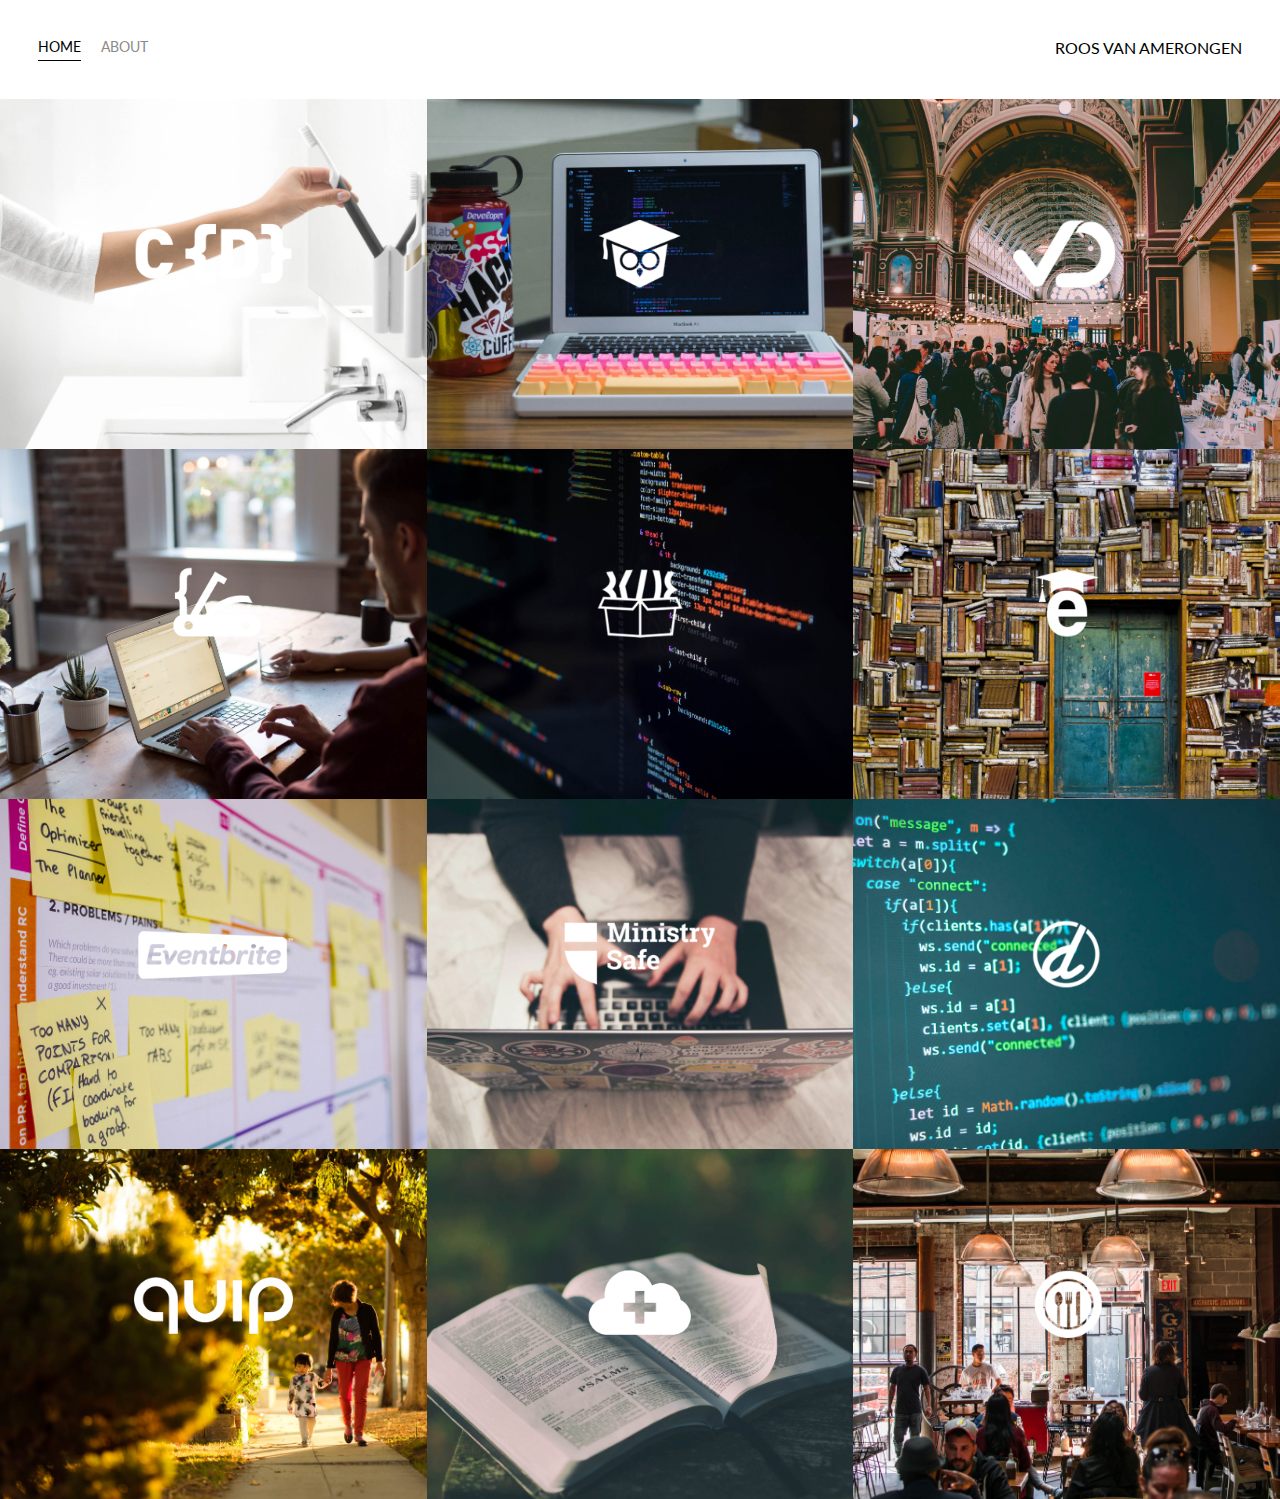
<file: index.html>
<!doctype html>
<html>
<head>
    <meta charset="utf-8">
    <title>Page Title</title>
    <link href="https://fonts.googleapis.com/css2?family=Lato&display=swap" rel="stylesheet">
    <link rel="stylesheet" href="styles.css">
</head>
<body>
    <div class="container">
        <div class="nav-wrapper">
            <div class="left-side">
                <div class="nav-link-wrapper active-nav-link">
                    <a href="index.html">Home</a>
                </div>

                <div class="nav-link-wrapper">
                    <a href="about.html">About</a>
                </div>
            </div>

            <div class="right-side">
                <div class="brand">
                    <div>ROOS VAN AMERONGEN</div>
                </div>
            </div>
        </div>

        <div class="content-wrapper">
            <div class="portfolio-items-wrapper">

                <div class="portfolio-item-wrapper">  
                    <div class="portfolio-img-background" style="background-image:url(images/portfolio1.jpg)"></div>
                    <div class="img-text-wrapper">
                        <div class="logo-wrapper">
                            <img src="images/logos/crondose.png">
                        </div>
                        <div class="subtitle">
                            First picture
                        </div>
                    </div>
                </div>

                <div class="portfolio-item-wrapper">  
                    <div class="portfolio-img-background" style="background-image:url(images/portfolio2.jpg)"></div>
                    <div class="img-text-wrapper">
                        <div class="logo-wrapper">
                            <img src="images/logos/dailysmarty.png">
                        </div>
                        <div class="subtitle">
                            Second picture
                        </div>
                    </div>
                </div>

                <div class="portfolio-item-wrapper">  
                    <div class="portfolio-img-background" style="background-image:url(images/portfolio3.jpg)"></div>
                    <div class="img-text-wrapper">
                        <div class="logo-wrapper">
                            <img src="images/logos/dashtrack.png">
                        </div>
                        <div class="subtitle">
                            Third picture
                        </div>
                    </div>
                </div>

                <div class="portfolio-item-wrapper">  
                    <div class="portfolio-img-background" style="background-image:url(images/portfolio4.jpg)"></div>
                    <div class="img-text-wrapper">
                        <div class="logo-wrapper">
                            <img src="images/logos/devcamp.png">
                        </div>
                        <div class="subtitle">
                            Fourth picture
                        </div>
                    </div>
                </div>

                <div class="portfolio-item-wrapper">  
                    <div class="portfolio-img-background" style="background-image:url(images/portfolio5.jpg)"></div>
                    <div class="img-text-wrapper">
                        <div class="logo-wrapper">
                            <img src="images/logos/devtrunk.png">
                        </div>
                        <div class="subtitle">
                            Fifth picture
                        </div>
                    </div>
                </div>

                <div class="portfolio-item-wrapper">  
                    <div class="portfolio-img-background" style="background-image:url(images/portfolio6.jpg)"></div>
                    <div class="img-text-wrapper">
                        <div class="logo-wrapper">
                            <img src="images/logos/edutechional.png">
                        </div>
                        <div class="subtitle">
                            Sixth picture
                        </div>
                    </div>
                </div>

                <div class="portfolio-item-wrapper">  
                    <div class="portfolio-img-background" style="background-image:url(images/portfolio7.jpg)"></div>
                    <div class="img-text-wrapper">
                        <div class="logo-wrapper">
                            <img src="images/logos/eventbrite.png">
                        </div>
                        <div class="subtitle">
                            Seventh picture
                        </div>
                    </div>
                </div>

                <div class="portfolio-item-wrapper">  
                    <div class="portfolio-img-background" style="background-image:url(images/portfolio8.jpg)"></div>
                    <div class="img-text-wrapper">
                        <div class="logo-wrapper">
                            <img src="images/logos/ministry-safe.png">
                        </div>
                        <div class="subtitle">
                            Eighth picture
                        </div>
                    </div>
                </div>

                <div class="portfolio-item-wrapper">  
                    <div class="portfolio-img-background" style="background-image:url(images/portfolio9.jpg)"></div>
                    <div class="img-text-wrapper">
                        <div class="logo-wrapper">
                            <img src="images/logos/open-devos.png">
                        </div>
                        <div class="subtitle">
                            Nineth picture
                        </div>
                    </div>
                </div>

                <div class="portfolio-item-wrapper">  
                    <div class="portfolio-img-background" style="background-image:url(images/portfolio10.jpg)"></div>
                    <div class="img-text-wrapper">
                        <div class="logo-wrapper">
                            <img src="images/logos/quip.png">
                        </div>
                        <div class="subtitle">
                            Tenth picture
                        </div>
                    </div>
                </div>

                <div class="portfolio-item-wrapper">  
                    <div class="portfolio-img-background" style="background-image:url(images/portfolio11.jpg)"></div>
                    <div class="img-text-wrapper">
                        <div class="logo-wrapper">
                            <img src="images/logos/shop-hacker.png">
                        </div>
                        <div class="subtitle">
                            Eleventh picture
                        </div>
                    </div>
                </div>

                <div class="portfolio-item-wrapper">  
                    <div class="portfolio-img-background" style="background-image:url(images/portfolio12.jpg)"></div>
                    <div class="img-text-wrapper">
                        <div class="logo-wrapper">
                            <img src="images/logos/toastability.png">
                        </div>
                        <div class="subtitle">
                            Twelfth picture
                        </div>
                    </div>
                </div>

            </div>
        </div>
    </div>
</body>
<script>
    const portfolioItems = document.querySelectorAll('.portfolio-item-wrapper')

    portfolioItems.forEach(portfolioItem => {
        portfolioItem.addEventListener('mouseover', () => {
            console.log(portfolioItem.childNodes[1].classList);
            portfolioItem.childNodes[1].classList.add('img-darken');
        })
        portfolioItem.addEventListener('mouseout', () => {
            portfolioItem.childNodes[1].classList.remove('img-darken');
        })
    })
</script>
</html>
</file>
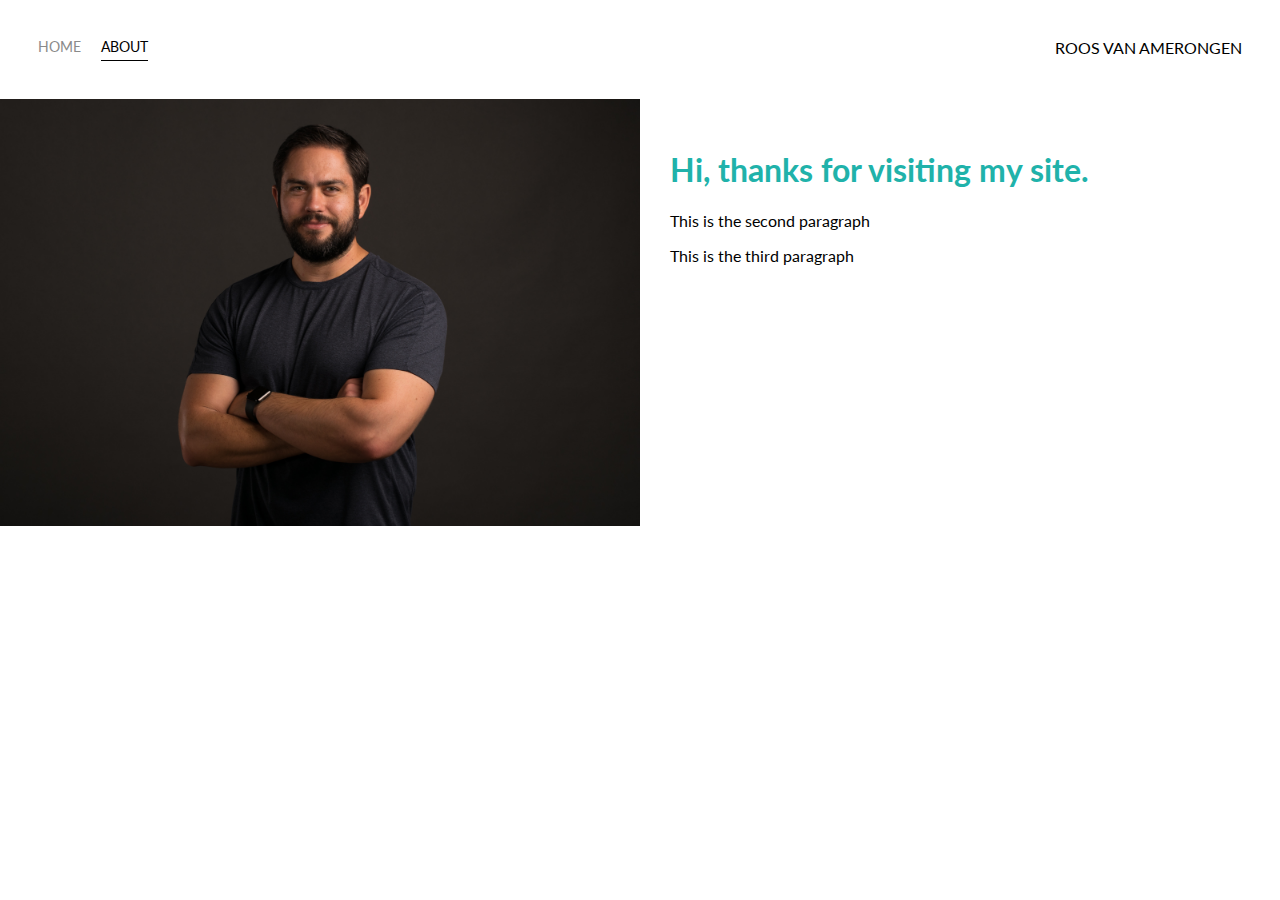
<file: about.html>
<!doctype html>
<html>
<head>
    <meta charset="utf-8">
    <title>About</title>
    <link href="https://fonts.googleapis.com/css2?family=Lato&display=swap" rel="stylesheet">
    <link rel="stylesheet" href="styles.css">
</head>
<body>
    <div class="container">
        <div class="nav-wrapper">
            <div class="left-side">
                <div class="nav-link-wrapper">
                    <a href="index.html">Home</a>
                </div>

                <div class="nav-link-wrapper active-nav-link">
                    <a href="about.html">About</a>
                </div>
            </div>

            <div class="right-side">
                <div class="brand">
                    <div>ROOS VAN AMERONGEN</div>
                </div>
            </div>
        </div>

        <div class="content-wrapper">
            <div class="two-column-wrapper">
                <div class="profile-image-wrapper">
                    <img src="images/profile.jpg">
                </div>
                <div class="profile-content-wrapper">
                    <h1>Hi, thanks for visiting my site.</h1>
                    <p>This is the second paragraph</p>
                    <p>This is the third paragraph</p>
                </div>
            </div>
        </div>
    </div>
</body>
</html>
</file>
<file: styles.css>
/* Master styles */
body {
    font-family: "Lato", sans-serif;
    margin: 0px;
}

.container {
    display: grid;
    grid-template-columns: 1fr;
}

/* Nav styles */
.nav-wrapper {
    display: flex;
    justify-content: space-between;
    padding: 38px;
}

.left-side {
    display: flex;
}

.nav-wrapper > .left-side > div {
    margin-right: 20px;
    font-size: 0.9em;
    text-transform: uppercase;
}

.nav-link-wrapper {
    height: 22px;
    border-bottom: 1px solid transparent;
    transition: border-bottom 0.5s;
}

.nav-link-wrapper a {
    color:  #8a8a8a;
    text-decoration: none;
    transition: color 0.5s;
}

.nav-link-wrapper:hover {
    border-bottom: 1px solid black;
}

.nav-link-wrapper:hover {
    color: black;
}

.active-nav-link {
    border-bottom: 1px solid black;
}

.active-nav-link a {
    color: black !important;
}

/* Portfolio styles */

.portfolio-items-wrapper {
    display: grid;
    grid-template-columns: 1fr 1fr 1fr;
}

.portfolio-item-wrapper {
    position: relative;
}

.portfolio-img-background {
    height: 350px;
    width: 100%;
    background-size: cover;
    background-position: center;
    background-repeat: no-repeat;
}

.img-text-wrapper {
    position: absolute;
    top: 0;
    display: flex;
    flex-direction: column;
    justify-content: center;
    align-items: center;
    height: 100%;
    text-align: center;
    padding-left: 100px;
    padding-right: 100px;
}

.logo-wrapper img {
    width: 70%;
    margin-bottom: 20px;
}

.img-text-wrapper .subtitle {
    transition: 1s;
    font-weight: 600;
    color: transparent;
}

.img-text-wrapper:hover .subtitle {
    font-weight: 600%;
    color: lightseagreen;
}

.img-darken {
    transition: 1s;
    filter: brightness(10%)
}

/* About page */
.two-column-wrapper {
    display: grid;
    grid-template-columns: 1fr 1fr;
}

.profile-image-wrapper img {
    width: 100%
}

.profile-content-wrapper {
    padding: 30px;
}

.profile-content-wrapper h1 {
    color: lightseagreen
}
</file>
